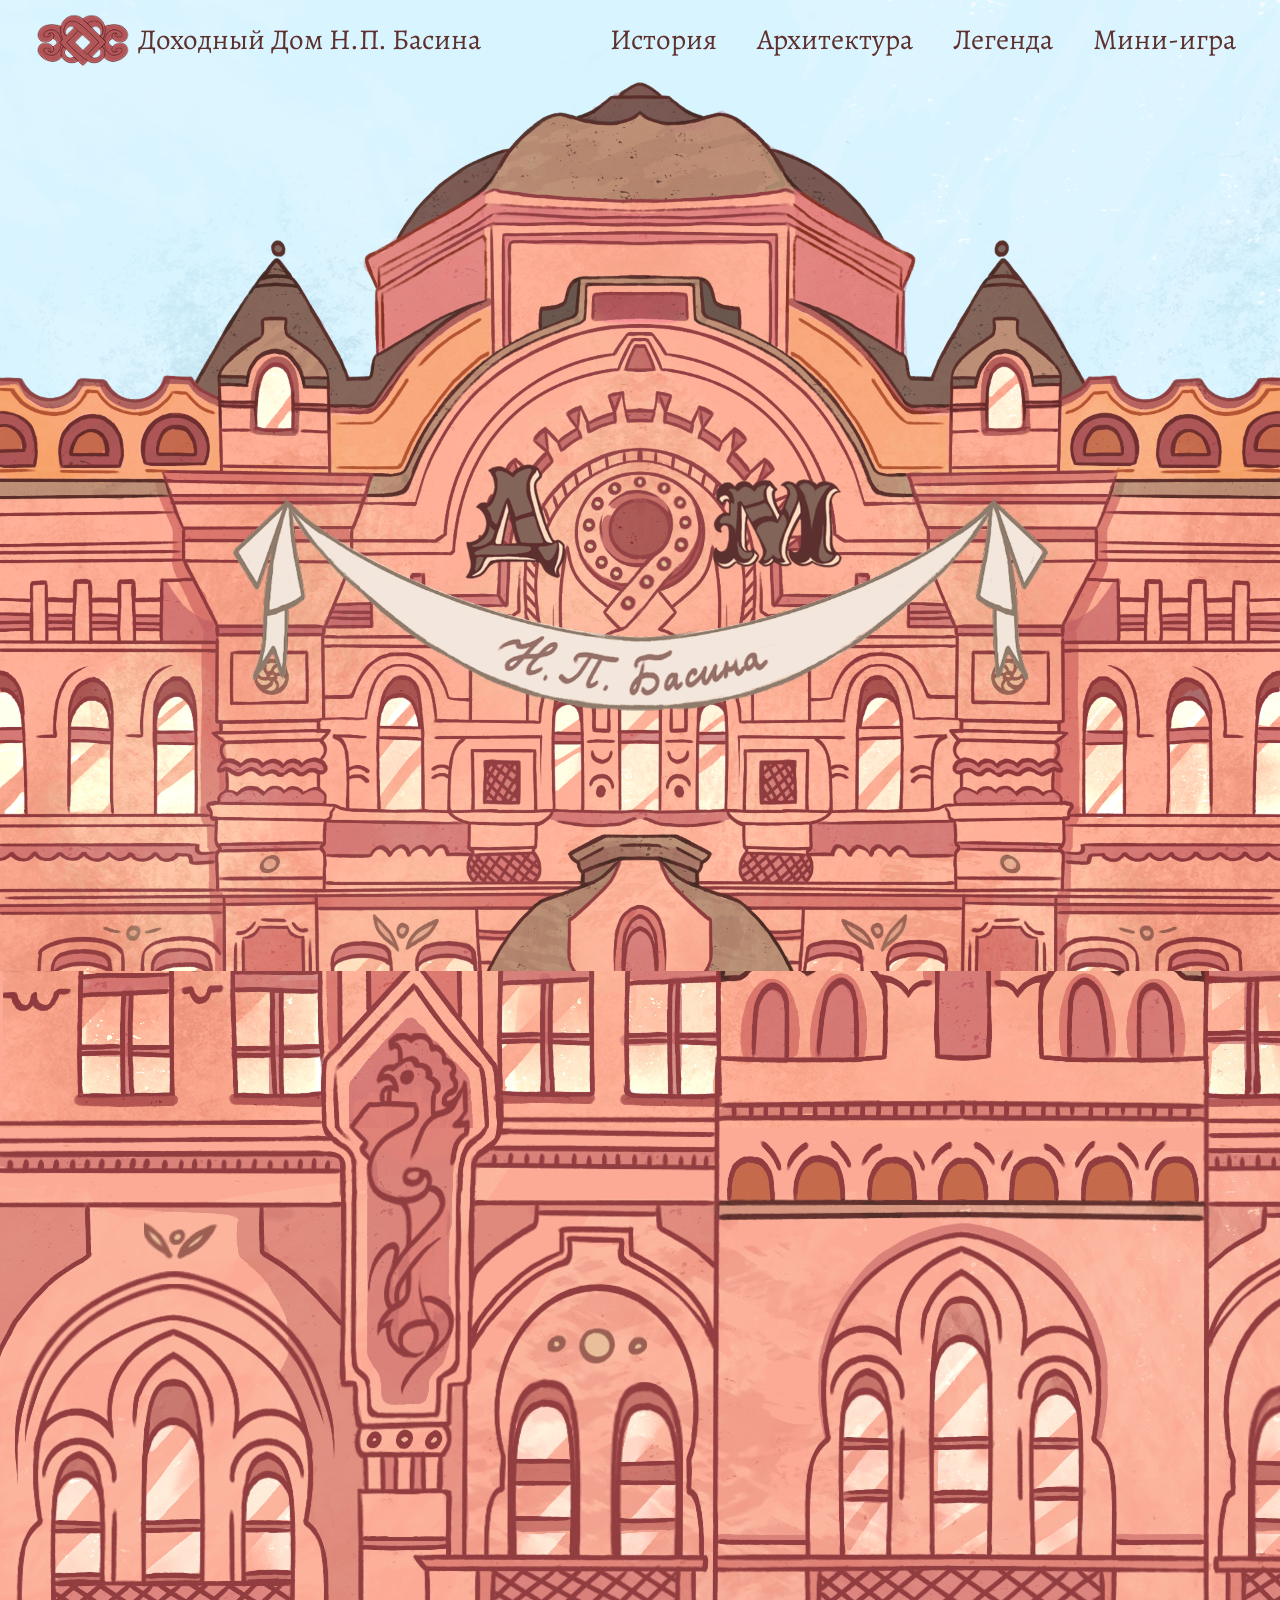
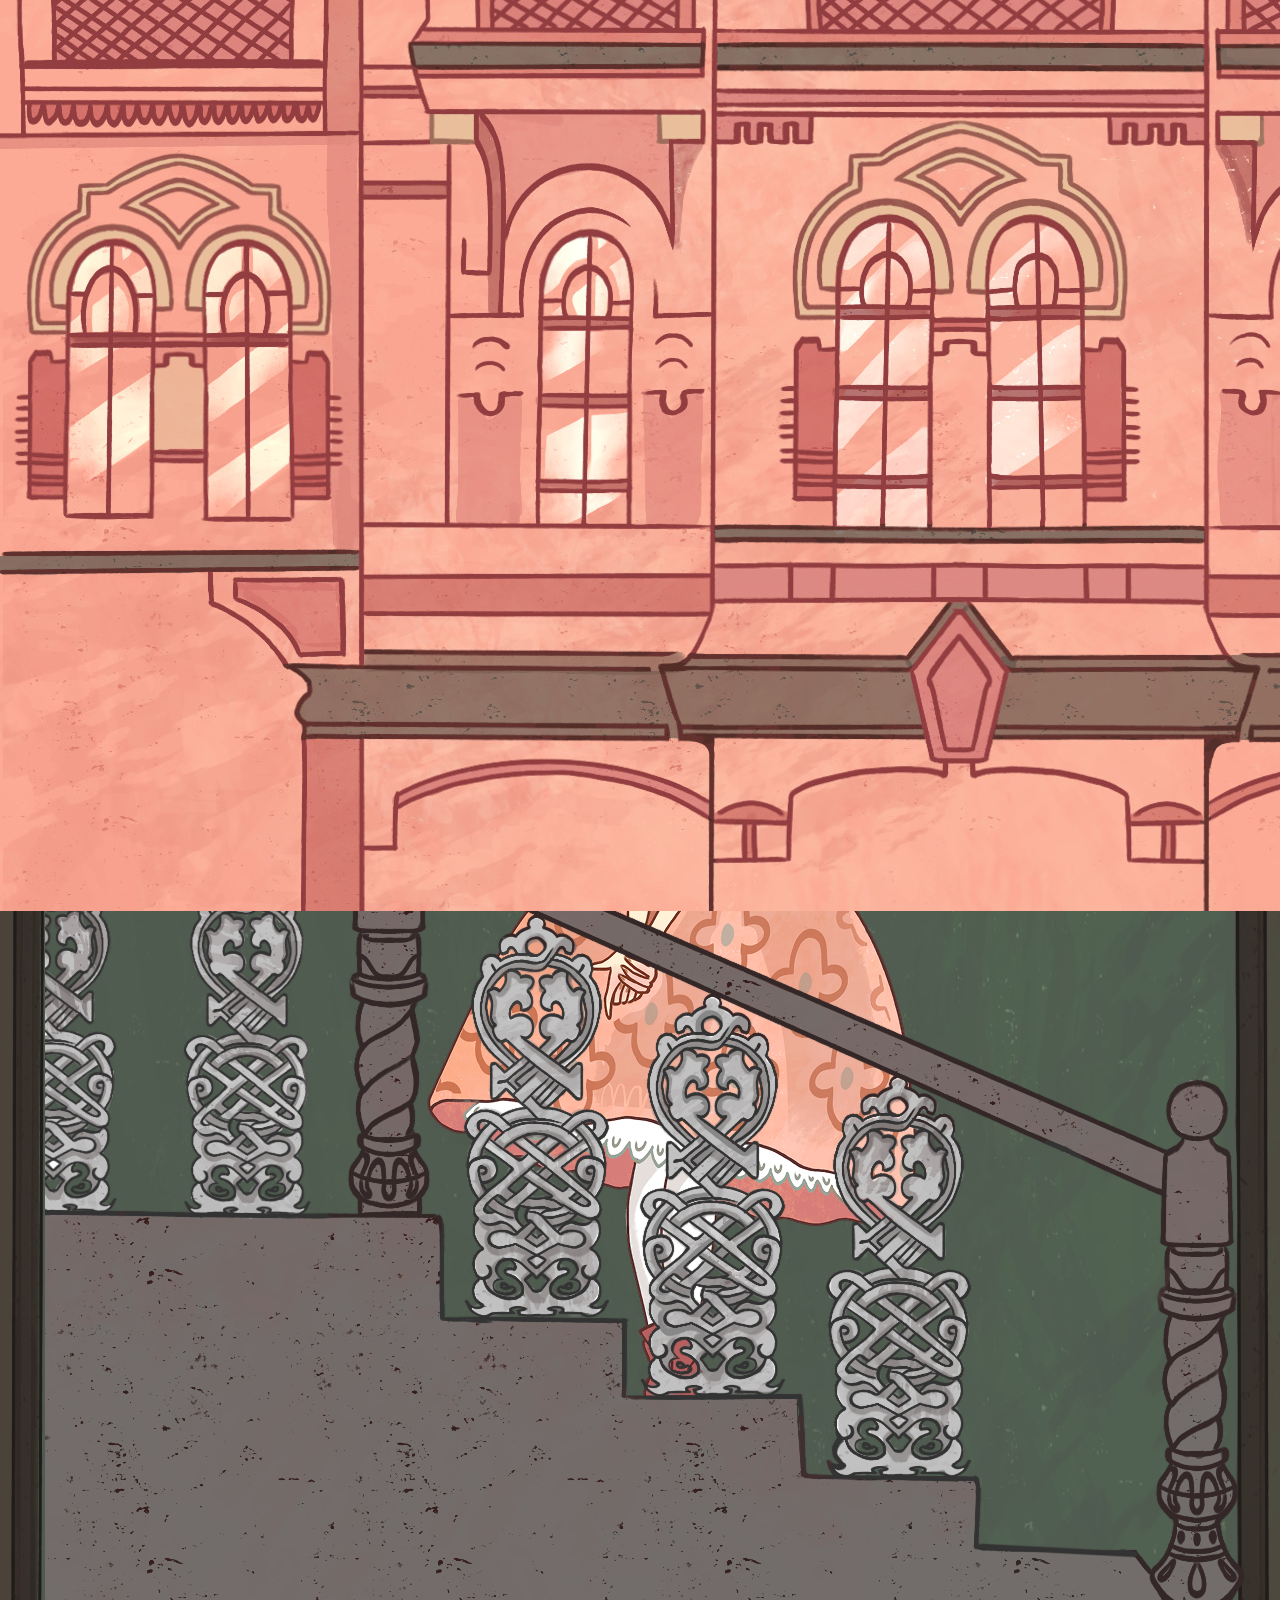
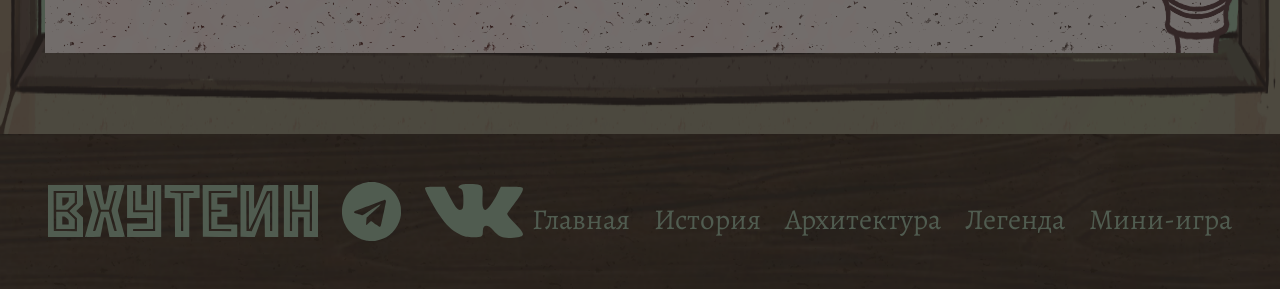
<file: index.html>
<!DOCTYPE html>
<html lang="en">
<head>
    <link href="https://cdn.jsdelivr.net/npm/bootstrap@5.3.2/dist/css/bootstrap.min.css" rel="stylesheet">
    <link rel="stylesheet" href="styles/main.css">
    <link rel="stylesheet" href="styles/index-page.css">
    <meta charset="UTF-8">
    <title>Доходный Дом Н.П. Басина</title>
</head>
<body>
<nav class="navbar navbar-expand-lg">
    <div class="container-fluid mx-4 d-flex align-items-center">
        <a class="navbar-brand d-flex align-items-center gap-2" href="#">
            <img src="images/logos/logo-red.png" alt="Logo" height="54" class="d-inline-block">
            <span>Доходный Дом Н.П. Басина</span>
        </a>
        <div>
            <button class="navbar-toggler" type="button" data-bs-toggle="collapse" data-bs-target="#navbarNav"
                    aria-controls="navbarNav" aria-expanded="false" aria-label="Toggle navigation">
                <span class="navbar-toggler-icon"></span>
            </button>
            <div class="collapse navbar-collapse" id="navbarNav">
                <ul class="navbar-nav gap-4">
                    <li class="nav-item">
                        <a class="nav-link" href="history.html">История</a>
                    </li>
                    <li class="nav-item">
                        <a class="nav-link" href="#">Архитектура</a>
                    </li>
                    <li class="nav-item">
                        <a class="nav-link" href="legend.html">Легенда</a>
                    </li>
                    <li class="nav-item">
                        <a class="nav-link" href="game.html">Мини-игра</a>
                    </li>
                </ul>
            </div>
        </div>
    </div>
</nav>
<!--TODO типограф-->
<main>
    <div class="house-section">
        <img src="images/elements/house1.png" alt="house">
        <div class="house d-flex">
            <img class="house-left" src="images/elements/Dom_niz_left.jpg" alt="">
            <img class="house-right" src="images/elements/Dom_niz_right.jpg" alt="">
        </div>
    </div>
    <section class="about-section">
        <h3 class="section-title">О ДОМЕ</h3>
        <p class="centered-text px-5">В 1879 году на площади Островского выросло необычное здание — розовое, как зефир,
            с башенками и резными наличниками. Поговаривали, что архитектор вдохновлялся при его строении русскими
            народными сказками. Его фасад похож на нежный рушник, расшитый бисером, а цвет придаёт
            ему сходство со сказочным кукольным домиком</p>
        <h3 class="section-title">ГАЛЕРЕЯ</h3>

        <div class="d-flex align-items-center gap-5" id="gallery">
            <img src="images/elements/gallery/1.png" alt=""/>
            <img src="images/elements/gallery/2.png" alt=""/>
            <img src="images/elements/gallery/3.png" alt=""/>
            <img src="images/elements/gallery/4.png" alt=""/>
        </div>
        <img class="girl-image" src="images/elements/girl.png" alt=""/>
    </section>
</main>

<footer class="container-fluid px-5 py-5 d-flex justify-content-between">
    <div class="d-flex align-items-center gap-4">
        <a href="#">
            <svg width="270" height="52" viewBox="0 0 270 52" fill="none" xmlns="http://www.w3.org/2000/svg">
                <path class="footer-svg" fill-rule="evenodd" clip-rule="evenodd"
                      d="M0 26.0002V51.9803H17.496H34.992V42.247V32.5137L31.6539 29.2569L28.3163 26.0002L31.6539 22.7435L34.992 19.4867V9.75343V0.0201122H17.496H0V26.0002ZM37.3144 0.753421C37.4358 1.15695 39.023 6.93501 40.8417 13.5939L44.1478 25.701L40.6495 38.3169C38.7249 45.2557 37.1511 51.1728 37.1516 51.4662C37.152 51.8823 38.8368 51.9744 44.8131 51.8852L52.4742 51.7708L54.2972 42.133C55.2999 36.8322 56.1293 32.4479 56.1401 32.3905C56.1509 32.3331 56.5138 32.2857 56.9467 32.2857C57.6124 32.2857 57.8811 33.0743 58.6941 37.4189C59.2224 40.2423 60.0631 44.6736 60.5625 47.2662L61.4701 51.9803H69.1831C73.4253 51.9803 76.896 51.8931 76.896 51.7867C76.896 51.6803 75.3244 45.976 73.4037 39.1109C71.4826 32.2459 69.908 26.2516 69.9045 25.7907C69.9006 25.3298 71.375 19.5676 73.1808 12.9854C74.9866 6.40367 76.464 0.789458 76.464 0.509543C76.464 0.125289 74.5909 0.0289108 68.815 0.115232L61.166 0.229629L60.8701 1.69625C60.7077 2.50289 59.9391 6.79254 59.1624 11.2293C57.9329 18.251 57.6482 19.2957 56.9631 19.2957C56.0403 19.2957 56.1337 19.643 54.4277 9.86741C53.7037 5.71897 53.0042 1.80645 52.8733 1.17246L52.6353 0.0201122H44.8645C37.6678 0.0201122 37.1101 0.0741675 37.3144 0.753421ZM79.056 16.5719V33.1238H88.992H98.928V35.8475V38.5712H88.992H79.056V45.2758V51.9803H96.12H113.184V26.0002V0.0201122H106.056H98.928V9.86741V19.7147H96.12H93.312V9.86741V0.0201122H86.184H79.056V16.5719ZM116.64 6.50173V12.9838L121.716 13.1015L126.792 13.2197L126.904 32.6L127.017 51.9803H134.14H141.264V32.4952V13.0102H146.448H151.632V6.51514V0.0201122H134.136H116.64V6.50173ZM154.761 25.8955L154.872 51.7708L172.044 51.8802L189.216 51.9899V45.6994V39.4093H179.28H169.344V35.638V31.8667H174.312H179.28V25.5812V19.2957H174.312H169.344V15.9434V12.5911H179.28H189.216V6.30562V0.0201122H171.933H154.65L154.761 25.8955ZM192.488 25.8955L192.521 51.7708L199.659 51.8852L206.796 52L211.108 40.1522C214.02 32.1504 215.619 28.3049 216.034 28.3049C216.547 28.3049 216.667 30.2408 216.763 40.1426L216.877 51.9803H223.567H230.256V25.9902V0L223.055 0.114813L215.853 0.229629L211.657 11.7531C208.713 19.84 207.253 23.3167 206.763 23.4118C206.132 23.5342 206.064 22.3957 206.064 11.7836V0.0201122H199.26H192.456L192.488 25.8955ZM235.872 26.0002V51.9803H243H250.128V42.133V32.2857H252.936H255.744V42.133V51.9803H262.872H270V26.0002V0.0201122H262.872H255.744V9.65789V19.2957H252.936H250.128V9.65789V0.0201122H243H235.872V26.0002ZM28.944 12.2685V18.6504L25.1731 22.3253L21.4021 26.0002L25.1731 29.6751L28.944 33.3501V39.7387V46.1277L17.388 46.0158L5.832 45.9043L5.71968 25.8955L5.60779 5.88659H17.2757H28.944V12.2685ZM50.3228 15.4196L52.9096 24.7431H56.8987H60.8878L61.5272 22.5432C62.907 17.7951 66.096 6.32615 66.096 6.11245C66.096 5.98841 66.6922 5.88659 67.4209 5.88659C68.4793 5.88659 68.7018 6.0345 68.5256 6.61989C67.1898 11.0541 63.504 25.1948 63.504 25.8833C63.504 26.3769 64.6704 30.9553 66.096 36.057C67.5216 41.1588 68.688 45.5087 68.688 45.7233C68.688 45.9383 68.1506 46.1138 67.4939 46.1138C66.3124 46.1138 66.2774 46.0346 64.2242 38.676C63.0828 34.5854 61.8568 30.248 61.5 29.0382L60.8507 26.8383L56.8853 26.84L52.92 26.8416L50.8036 34.4873C47.3774 46.866 47.6721 46.1138 46.2482 46.1138H45.0101L45.6447 43.7044C45.9937 42.3794 47.2539 37.8258 48.4453 33.5856L50.611 25.8766L47.9853 16.349C46.5415 11.109 45.36 6.59894 45.36 6.32615C45.36 6.03325 45.8447 5.88491 46.548 5.96369C47.714 6.09359 47.7844 6.27 50.3228 15.4196ZM87.264 15.5244V25.1621H96.12H104.976V15.5244V5.88659H106.056H107.136V26.0002V46.1138H96.12H85.104V45.0662V44.0187H95.04H104.976V35.638V27.2573H95.04H85.104V16.5719V5.88659H86.184H87.264V15.5244ZM145.584 6.93417V7.98175H140.4H135.216V27.0478V46.1138H134.136C133.306 46.1138 133.054 45.8955 133.05 45.171C133.046 44.6522 132.997 36.1199 132.942 26.2097L132.84 8.19127L127.656 7.98175C122.685 7.78062 122.466 7.73369 122.334 6.82941L122.196 5.88659H133.89H145.584V6.93417ZM183.168 6.93417V7.98175H173.232H163.296V16.3624V24.7431H168.51C173.67 24.7431 173.723 24.7527 173.586 25.6859C173.453 26.5948 173.265 26.6329 168.372 26.7469L163.296 26.8647V35.4419V44.0187H173.232H183.168V45.0734V46.1281L172.044 46.0162L160.92 45.9043L160.808 25.8955L160.696 5.88659H171.932H183.168V6.93417ZM200.88 24.9832C200.88 42.4796 200.94 44.0689 201.59 43.9445C202.075 43.8523 204.939 37.8191 210.606 24.9526L218.911 6.0961L221.559 5.97123L224.208 5.84678V25.9801V46.1138H223.128H222.048V27.0478C222.048 9.11021 222.003 7.98175 221.286 7.98175C220.692 7.98175 218.665 12.1968 212.106 27.0646L203.688 46.1474L201.096 46.0258L198.504 45.9043L198.392 25.8955L198.28 5.88659H199.58H200.88V24.9832ZM244.18 15.2101L244.296 24.5336L253.044 24.6471L261.792 24.7603V15.3236V5.88659H262.872H263.952V26.0002V46.1138H262.872H261.792V36.4761V26.8383H252.936H244.08V36.4761V46.1138H243H241.92V26.0002V5.88659H242.992H244.064L244.18 15.2101ZM8.208 16.3624V24.7431H13.7074H19.2067L22.9954 21.0854L26.784 17.4276V12.7047V7.98175H17.496H8.208V16.3624ZM20.736 14.5673C20.736 16.3595 20.5468 16.7295 18.7004 18.5481C17.2359 19.99 16.3266 20.5528 15.4604 20.5528H14.256V16.5719V12.5911H17.496H20.736V14.5673ZM8.208 35.4285V44.0187H17.496H26.784V39.1457V34.2728L23.0338 30.5555L19.2836 26.8383H13.7458H8.208V35.4285ZM18.8836 33.2109C20.6029 34.8477 20.736 35.1335 20.736 37.1918V39.4093H17.496H14.256V35.4285V31.4477H15.6436C16.6925 31.4477 17.4835 31.878 18.8836 33.2109Z"
                      fill="#505C50"/>
            </svg>
        </a>
        <a href="#">
            <svg width="59" height="59" viewBox="0 0 59 59" fill="none" xmlns="http://www.w3.org/2000/svg">
                <path class="footer-svg" fill-rule="evenodd" clip-rule="evenodd"
                      d="M25.4358 0.157098C22.1748 0.647005 19.2283 1.58454 16.1743 3.10401C13.2845 4.54183 11.1612 6.02181 9.05173 8.06845C4.25227 12.725 1.10725 18.9332 0.171836 25.5968C-0.0577242 27.2326 -0.0571664 31.7515 0.17284 33.3902C0.626717 36.624 1.64078 39.8576 3.14407 42.8651C3.86488 44.3074 4.12176 44.7501 5.05941 46.1662C6.22149 47.9214 6.61346 48.408 8.14632 49.9985C12.479 54.4943 18.1391 57.466 24.7666 58.7249C26.0445 58.9677 31.6478 59.0745 33.0767 58.8833C38.3356 58.1799 43.4117 56.1169 47.5478 53.0019C51.7995 49.8 55.2682 45.0808 57.2044 39.8639C58.0416 37.6081 58.6131 35.3539 58.9009 33.1711C59.0937 31.7089 58.986 25.8933 58.7431 24.6556C57.8227 19.9643 56.5401 16.8352 53.8892 12.8141C51.9226 9.83097 50.0647 7.86655 47.203 5.74496C43.3347 2.87702 38.7099 0.961563 33.8376 0.209524C32.6544 0.0269248 31.8874 -0.00899274 29.3957 0.0017156C27.5917 0.00941223 26.0037 0.071766 25.4358 0.157098ZM43.5193 18.2667C44.1784 18.9259 44.1831 18.8781 42.8367 25.1399C42.2886 27.6885 41.3618 32.0273 40.9543 33.952C38.8583 43.8515 38.7974 44.0962 38.3374 44.4779C38.0236 44.7385 37.4303 44.7527 36.8878 44.5127C36.605 44.3876 35.5062 43.6396 34.4462 42.8503C30.2928 39.758 29.1405 38.9157 29.0629 38.9157C29.0187 38.9157 28.1201 39.7364 27.0661 40.7393C25.1784 42.5357 24.969 42.7059 24.3664 42.935L24.0628 43.0505L24.1411 41.7918C24.1842 41.0996 24.3072 39.41 24.4146 38.0373L24.6099 35.5415L24.995 35.2022C25.2068 35.0154 25.8521 34.4319 26.4291 33.9054C27.0061 33.3788 27.5337 32.8979 27.6015 32.8365C30.2083 30.4772 30.4333 30.2716 32.1861 28.6462C32.6778 28.1901 33.8797 27.0891 34.8569 26.1996C35.8341 25.31 36.9552 24.2822 37.3483 23.9155C37.7414 23.5488 38.1582 23.182 38.2748 23.1005C38.3913 23.0189 38.4866 22.8295 38.4866 22.6795C38.4866 22.4501 38.4329 22.407 38.1464 22.407C37.7592 22.407 37.4033 22.575 36.3697 23.2459C35.9696 23.5055 34.7387 24.2837 33.6344 24.9751C32.5301 25.6666 31.2501 26.4702 30.79 26.7609C30.3299 27.0516 28.9746 27.9046 27.7783 28.6568C26.582 29.4088 25.3522 30.1859 25.0454 30.3834C23.0817 31.6484 20.4547 33.2633 20.3605 33.2632C20.2401 33.2632 13.328 31.1743 12.7754 30.9709C12.0282 30.6958 11.8587 30.2661 12.2841 29.7252C12.6066 29.3153 12.9289 29.1663 16.2932 27.8741C19.1885 26.7621 21.3178 25.9388 24.0973 24.8567C24.8642 24.5582 26.8218 23.8057 28.4476 23.1846C31.2988 22.0955 33.3066 21.3206 36.2557 20.1712C37.3388 19.7491 41.0911 18.3163 42.1676 17.9139C42.6676 17.7269 43.0896 17.8371 43.5193 18.2667Z"
                      fill="#505C50"/>
            </svg>
        </a>
        <a href="#">
            <svg width="98" height="54" viewBox="0 0 98 54" fill="none" xmlns="http://www.w3.org/2000/svg">
                <path class="footer-svg" fill-rule="evenodd" clip-rule="evenodd"
                      d="M38.0121 0.264353C33.8881 0.958905 31.9451 3.40141 34.817 4.28013C37.69 5.15884 38.4804 7.87811 38.3952 16.5958C38.3155 24.6789 37.8669 25.8881 34.9404 25.8881C32.4123 25.8881 29.9431 22.5795 24.1381 11.4182L19.6244 2.73633H9.81221C1.91245 2.73633 0 3.0373 0 4.28118C0 6.37852 9.44871 23.9749 14.4984 31.2835C21.4081 41.2808 26.9751 46.6194 34.0453 50.0248C39.6603 52.7304 42.0072 53.2492 48.6331 53.2492C57.1485 53.2492 57.8537 52.7756 57.8537 47.0593C57.8537 40.361 62.8357 40.0001 68.1986 46.311C74.0658 53.2134 78.0348 54.6615 88.6089 53.7585C101.104 52.6925 101.117 50.9919 88.7257 38.2721C84.6421 34.0796 81.9219 30.429 82.257 29.5871C82.5747 28.7894 85.4903 24.6705 88.7367 20.4348C95.8243 11.1867 98.6045 6.21751 97.8099 4.22014C97.3568 3.0836 94.7196 2.73633 86.5262 2.73633H75.8331L72.375 9.8397C68.2401 18.3343 62.6326 25.8881 60.4615 25.8881C57.9399 25.8881 57.0252 21.7502 57.5502 12.7337C58.1954 1.66714 57.3319 0.529547 47.964 0.0970308C44.0976 -0.0818689 39.6189 -0.0061012 38.0121 0.264353Z"
                      fill="#505C50"/>
            </svg>
        </a>
    </div>
    <div class="d-flex align-items-end gap-4">
        <a href="#">Главная</a>
        <a href="#">История</a>
        <a href="#">Архитектура</a>
        <a href="#">Легенда</a>
        <a href="#">Мини-игра</a>
    </div>
</footer>

<script src="js/scroll.js"></script>
</body>
</html>
</file>
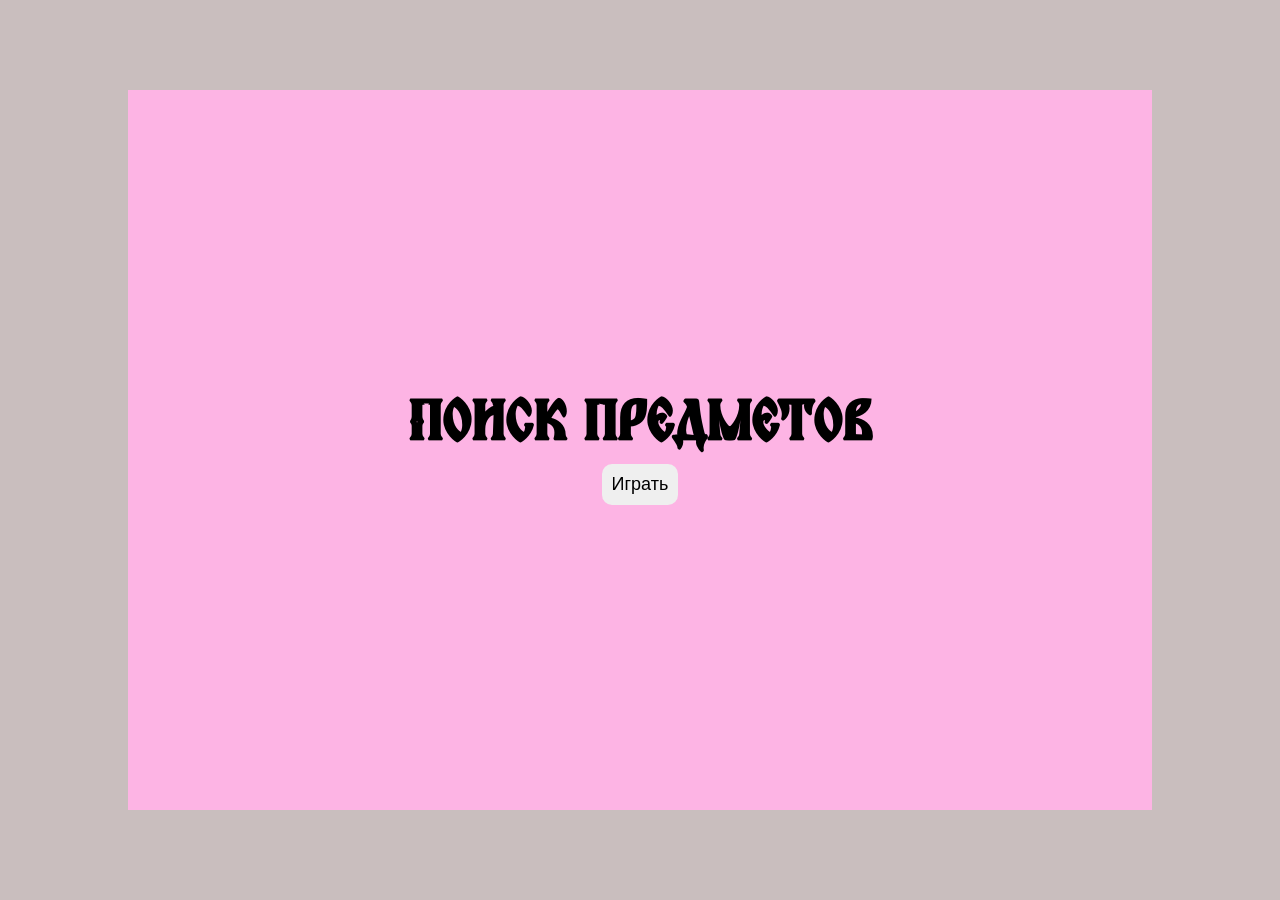
<file: game.html>
<!DOCTYPE html>
<html lang="en">
<head>
    <meta charset="UTF-8">
    <link rel="stylesheet" href="styles/main.css">
    <link rel="stylesheet" href="styles/game.css">
    <title>cool game</title>
</head>
<body>
<!--TODO рефактор: вынести в отдельный класс экраны-->
    <div id="game-wrapper">
        <div id="game-container">
            <div id="menu">
                <h1>Поиск предметов</h1>
                <button id="menu-button">Играть</button>
            </div>
            <div id="tutorial" style="display: none">
                <h1>Инструкция</h1>
                <button id="next-button">Дальше</button>
            </div>
            <div id="playing" style="display: none">
                <button id="pause-button">Пауза</button>
                <div id="game-field"></div>
                <div id="items-bar"></div>
            </div>
            <div id="paused" style="display: none">
                <div id="paused-modal">
                    <h1>Пауза</h1>
                    <button id="back-to-game-button">Обратно к игре</button>
                    <button class="restart-button">Заново</button>
                </div>
            </div>
            <div id="win" style="display: none">
                <h1>Победа!</h1>
                <button class="restart-button">Заново</button>
                <button id="back-to-menu-button">В меню</button>
            </div>
        </div>
    </div>


    <script src="js/game.js"></script>
</body>
</html>
</file>
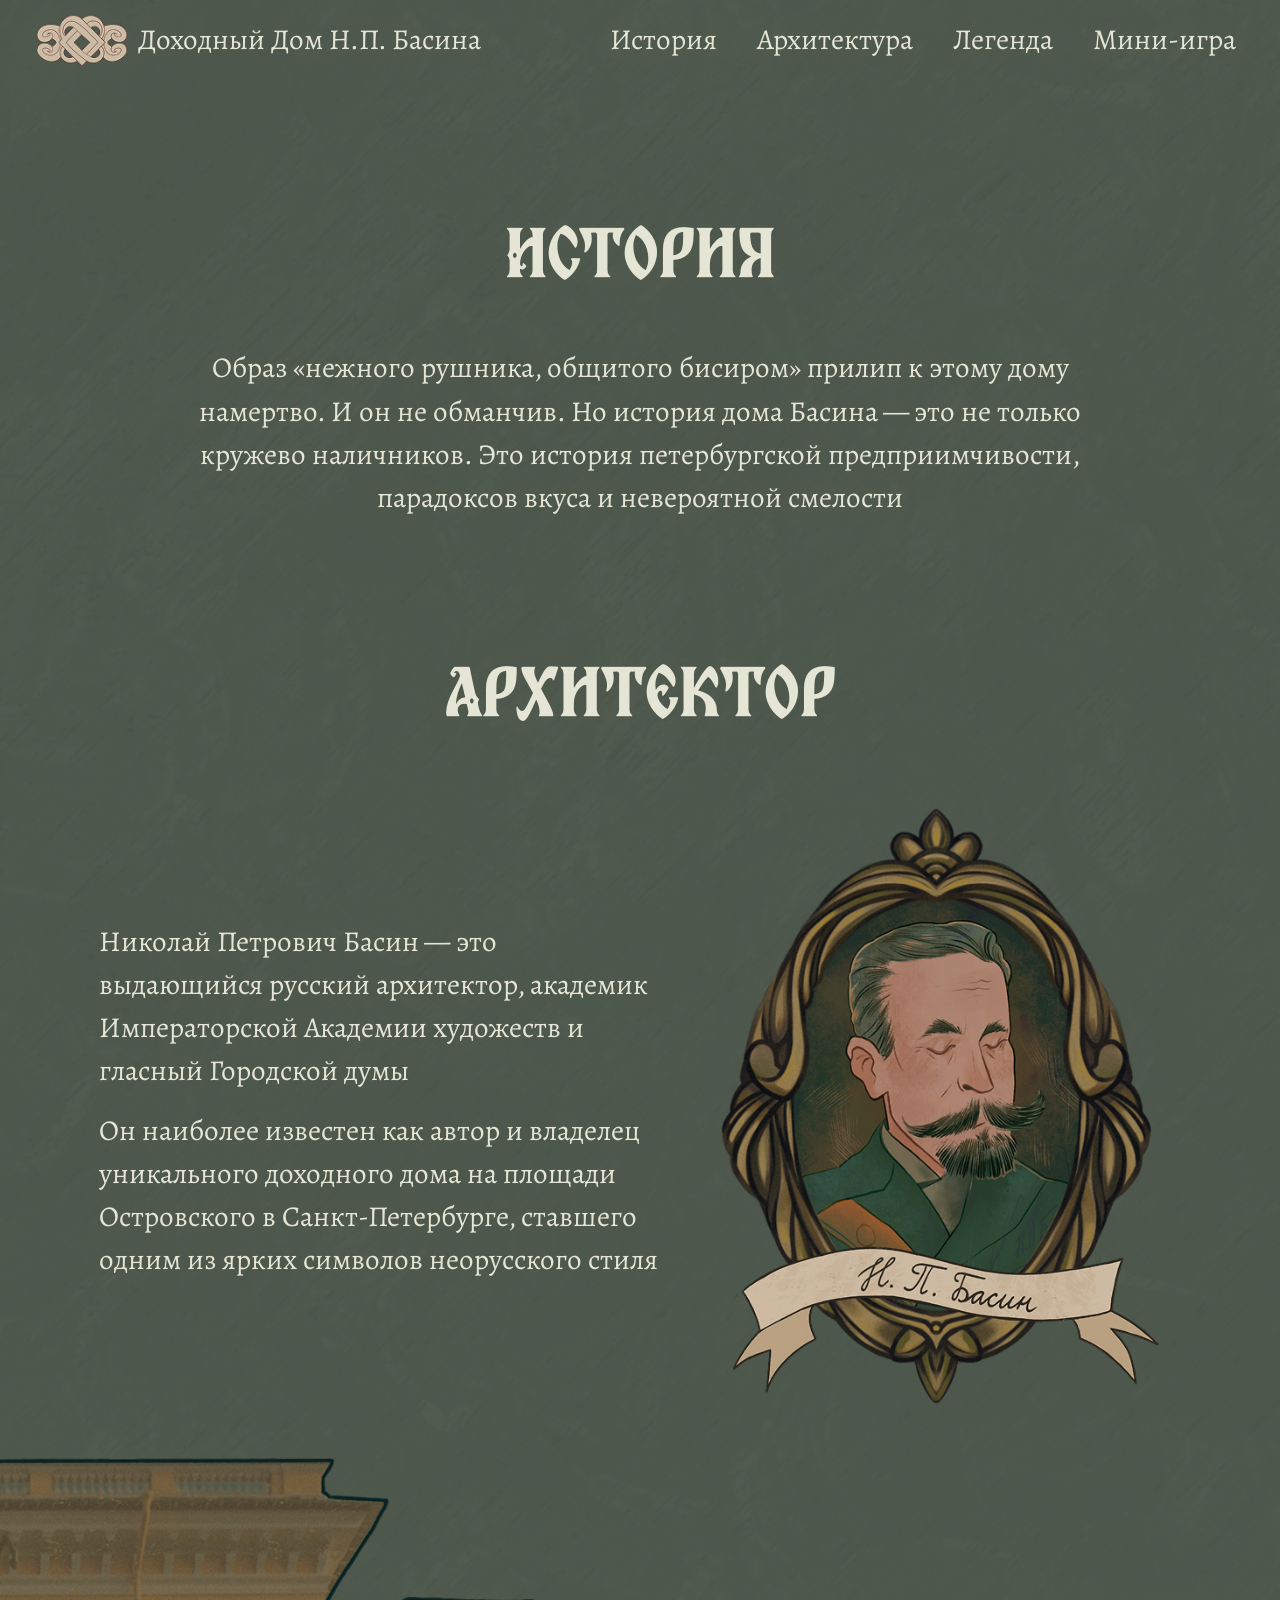
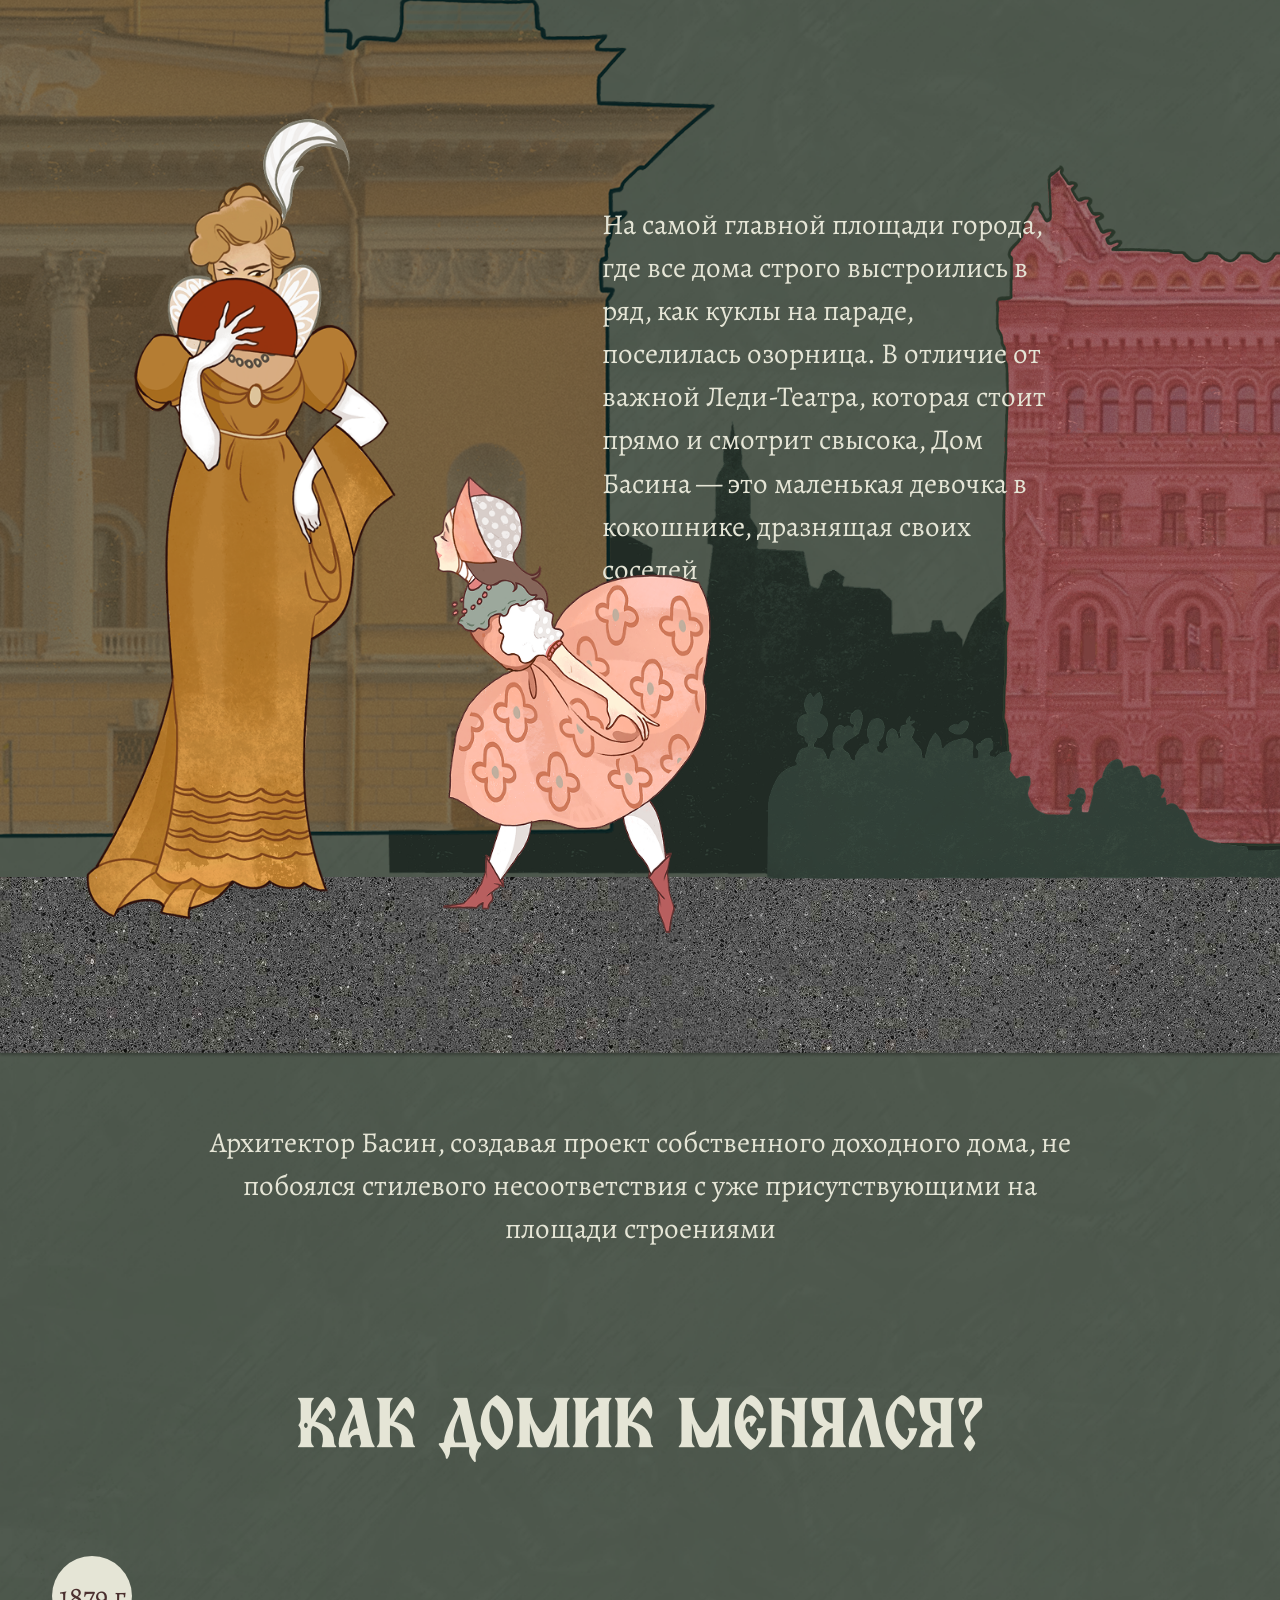
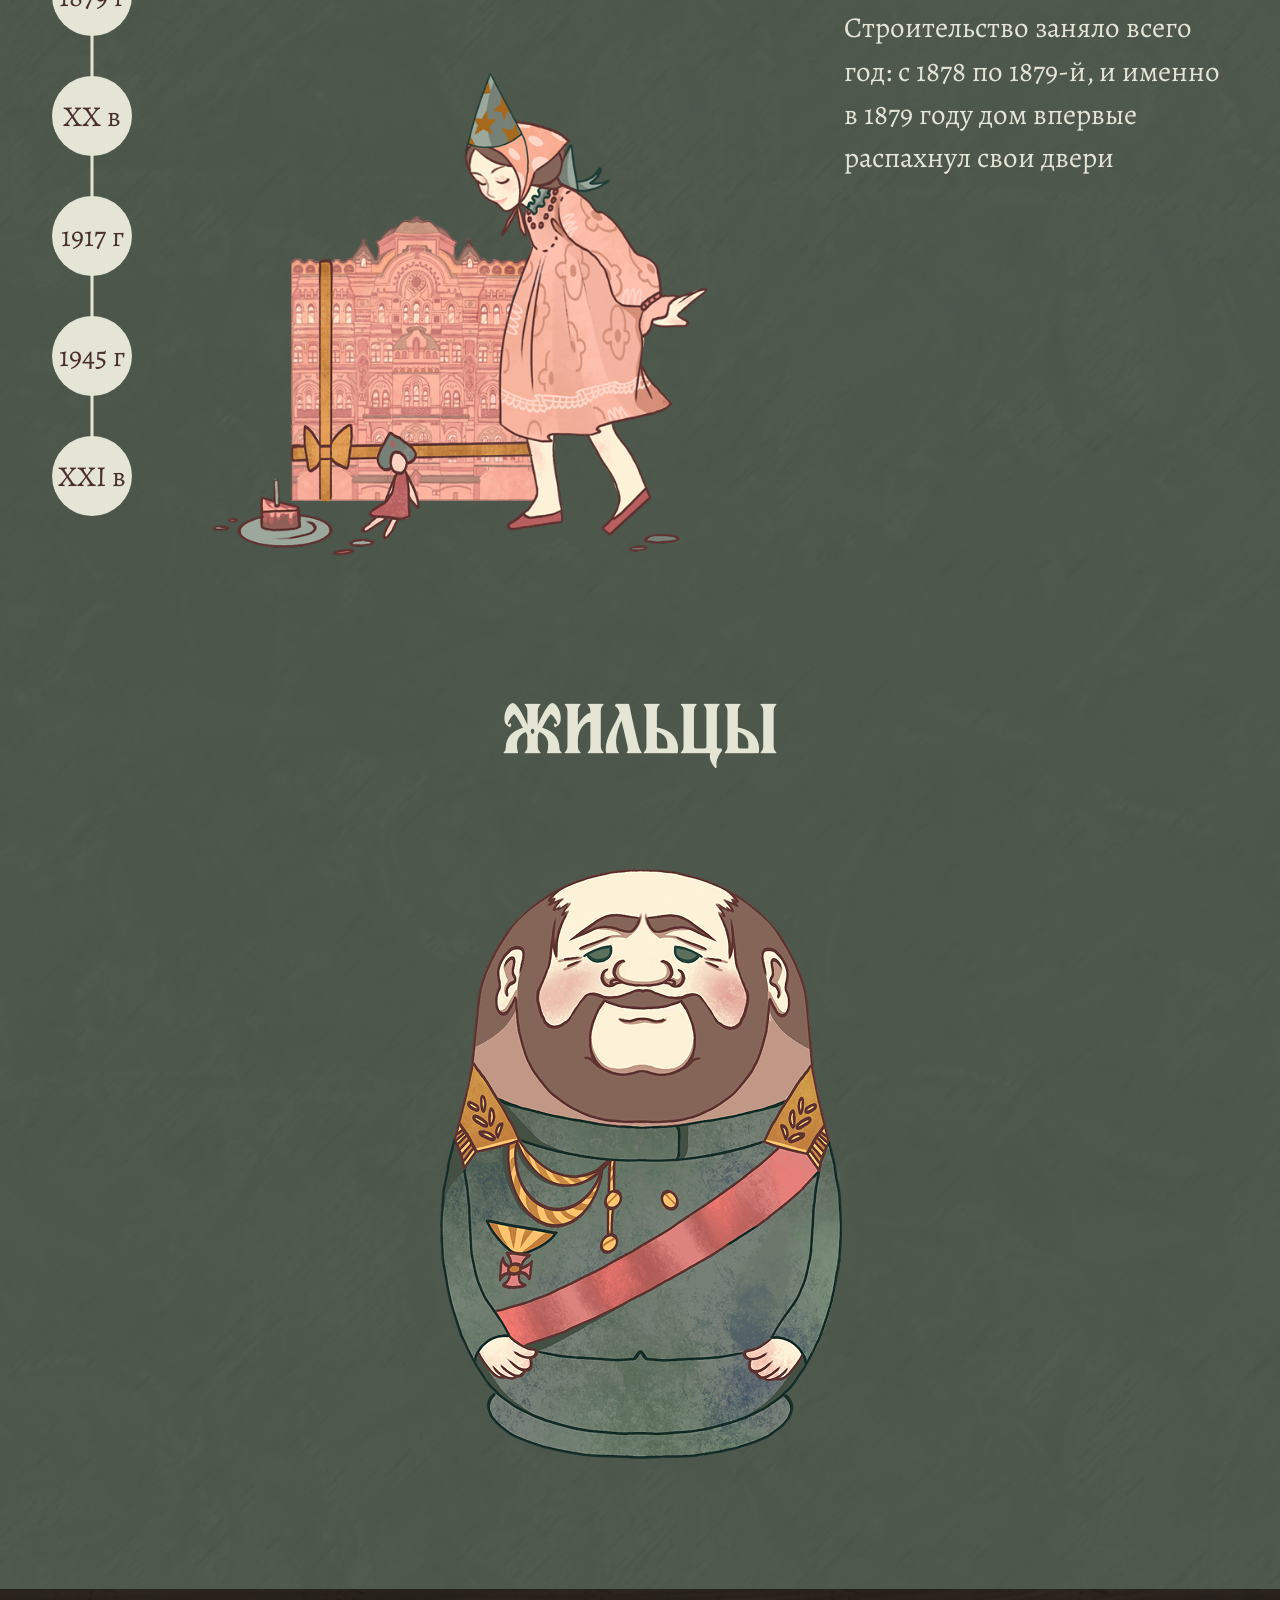
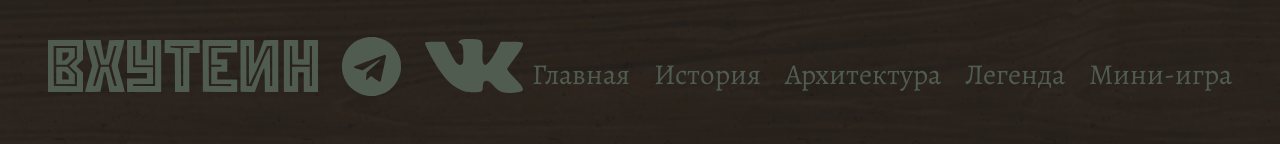
<file: history.html>
<!DOCTYPE html>
<html lang="en">
<head>
    <meta charset="UTF-8">
    <link href="https://cdn.jsdelivr.net/npm/bootstrap@5.3.2/dist/css/bootstrap.min.css" rel="stylesheet">
    <link rel="stylesheet" href="styles/main.css">
    <link rel="stylesheet" href="styles/history-page.css">
    <title>Доходный Дом Н.П. Басина</title>
</head>
<body>
<nav class="navbar navbar-expand-lg">
    <div class="container-fluid mx-4 d-flex align-items-center">
        <a class="navbar-brand d-flex align-items-center gap-2" href="index.html">
            <img src="images/logos/logo-light.png" alt="Logo" height="54" class="d-inline-block">
            <span>Доходный Дом Н.П. Басина</span>
        </a>
        <div>
            <button class="navbar-toggler" type="button" data-bs-toggle="collapse" data-bs-target="#navbarNav"
                    aria-controls="navbarNav" aria-expanded="false" aria-label="Toggle navigation">
                <span class="navbar-toggler-icon"></span>
            </button>
            <div class="collapse navbar-collapse" id="navbarNav">
                <ul class="navbar-nav gap-4">
                    <li class="nav-item">
                        <a class="nav-link" href="history.html">История</a>
                    </li>
                    <li class="nav-item">
                        <a class="nav-link" href="#">Архитектура</a>
                    </li>
                    <li class="nav-item">
                        <a class="nav-link" href="legend.html">Легенда</a>
                    </li>
                    <li class="nav-item">
                        <a class="nav-link" href="game.html">Мини-игра</a>
                    </li>
                </ul>
            </div>
        </div>
    </div>
</nav>
<main>
    <section id="history">
        <h3 class="section-title">История</h3>
        <p class="centered-text" style="padding: 0 15vw">Образ «нежного рушника, общитого бисиром»  прилип к этому дому намертво. И он не обманчив.
            Но история дома Басина — это не только кружево наличников. Это история петербургской предприимчивости, парадоксов вкуса и невероятной смелости</p>
    </section>
    <section id="architect">
        <h3 class="section-title">Архитектор</h3>
        <div class="container-fluid d-flex align-items-center justify-content-evenly architect-container">
            <div class="text d-flex flex-column gap-3">
                <p>Николай Петрович Басин  — это выдающийся русский архитектор, академик Императорской Академии художеств
                    и гласный Городской думы</p>
                <p>Он наиболее известен как автор и владелец уникального доходного дома на площади Островского в Санкт-Петербурге, ставшего одним из ярких символов неорусского стиля</p>
            </div>
            <img src="images/elements/basin.webp" alt=""/>
        </div>
        <div id="street">
            <div class="d-flex align-items-end justify-content-between houses">
                <img id="yellow-house" class="house-img" src="images/elements/street/yellow.png" alt="">
                <img id="pink-house" class="house-img" src="images/elements/street/pink.png" alt="">
            </div>
            <p>
                На самой главной площади города, где все дома строго выстроились в ряд,
                как куклы на параде, поселилась озорница.
                В отличие от важной Леди-Театра, которая стоит прямо и смотрит свысока,
                Дом Басина — это маленькая девочка
                в кокошнике, дразнящая своих соседей

            </p>

            <img id="lady" src="images/elements/street/lady.png" alt="">
            <img id="girl" src="images/elements/street/girl.png" alt="">

            <img id="city" src="images/elements/street/city.png" alt="">
            <img id="floor" src="images/elements/street/ground.png" alt="">
        </div>
    </section>
    <section id="how-house-changed">
        <p class="centered-text" style="padding: 0 15vw">Архитектор Басин, создавая проект собственного доходного дома, не побоялся стилевого несоответствия с уже присутствующими на площади строениями</p>
        <h3 class="section-title">Как домик менялся?</h3>
        <div class="d-flex align-items-start justify-content-evenly gap-5">
            <div class="d-flex align-items-end justify-content-between gap-5">
                <div class="timeline">
                    <button class="circle">1879 г</button>
                    <button class="circle has-line">ХХ в</button>
                    <button class="circle has-line">1917 г</button>
                    <button class="circle has-line">1945 г</button>
                    <button class="circle">XXI в</button>
                </div>
                <img class="girl-domik" src="images/elements/girl-domik/girl-preview.png" alt=""/>
            </div>
            <p style="position: relative; width: 30vw; padding-top: 10vh">
                Строительство заняло всего год:
                с 1878 по 1879-й, и именно в 1879 году дом впервые распахнул свои двери
            </p>
        </div>
    </section>
    <section id="residents">
        <h3 class="section-title">Жильцы</h3>
        <div class="container d-flex align-items-center justify-content-center matryoshka-container">
            <img src="images/elements/matryoshka/matryoshka_big.png" alt="" class="matryoshka big">
        </div>

    </section>


</main>
<footer class="container-fluid px-5 py-5 d-flex justify-content-between">
    <div class="d-flex align-items-center gap-4">
        <a href="#">
            <svg width="270" height="52" viewBox="0 0 270 52" fill="none" xmlns="http://www.w3.org/2000/svg">
                <path class="footer-svg" fill-rule="evenodd" clip-rule="evenodd"
                      d="M0 26.0002V51.9803H17.496H34.992V42.247V32.5137L31.6539 29.2569L28.3163 26.0002L31.6539 22.7435L34.992 19.4867V9.75343V0.0201122H17.496H0V26.0002ZM37.3144 0.753421C37.4358 1.15695 39.023 6.93501 40.8417 13.5939L44.1478 25.701L40.6495 38.3169C38.7249 45.2557 37.1511 51.1728 37.1516 51.4662C37.152 51.8823 38.8368 51.9744 44.8131 51.8852L52.4742 51.7708L54.2972 42.133C55.2999 36.8322 56.1293 32.4479 56.1401 32.3905C56.1509 32.3331 56.5138 32.2857 56.9467 32.2857C57.6124 32.2857 57.8811 33.0743 58.6941 37.4189C59.2224 40.2423 60.0631 44.6736 60.5625 47.2662L61.4701 51.9803H69.1831C73.4253 51.9803 76.896 51.8931 76.896 51.7867C76.896 51.6803 75.3244 45.976 73.4037 39.1109C71.4826 32.2459 69.908 26.2516 69.9045 25.7907C69.9006 25.3298 71.375 19.5676 73.1808 12.9854C74.9866 6.40367 76.464 0.789458 76.464 0.509543C76.464 0.125289 74.5909 0.0289108 68.815 0.115232L61.166 0.229629L60.8701 1.69625C60.7077 2.50289 59.9391 6.79254 59.1624 11.2293C57.9329 18.251 57.6482 19.2957 56.9631 19.2957C56.0403 19.2957 56.1337 19.643 54.4277 9.86741C53.7037 5.71897 53.0042 1.80645 52.8733 1.17246L52.6353 0.0201122H44.8645C37.6678 0.0201122 37.1101 0.0741675 37.3144 0.753421ZM79.056 16.5719V33.1238H88.992H98.928V35.8475V38.5712H88.992H79.056V45.2758V51.9803H96.12H113.184V26.0002V0.0201122H106.056H98.928V9.86741V19.7147H96.12H93.312V9.86741V0.0201122H86.184H79.056V16.5719ZM116.64 6.50173V12.9838L121.716 13.1015L126.792 13.2197L126.904 32.6L127.017 51.9803H134.14H141.264V32.4952V13.0102H146.448H151.632V6.51514V0.0201122H134.136H116.64V6.50173ZM154.761 25.8955L154.872 51.7708L172.044 51.8802L189.216 51.9899V45.6994V39.4093H179.28H169.344V35.638V31.8667H174.312H179.28V25.5812V19.2957H174.312H169.344V15.9434V12.5911H179.28H189.216V6.30562V0.0201122H171.933H154.65L154.761 25.8955ZM192.488 25.8955L192.521 51.7708L199.659 51.8852L206.796 52L211.108 40.1522C214.02 32.1504 215.619 28.3049 216.034 28.3049C216.547 28.3049 216.667 30.2408 216.763 40.1426L216.877 51.9803H223.567H230.256V25.9902V0L223.055 0.114813L215.853 0.229629L211.657 11.7531C208.713 19.84 207.253 23.3167 206.763 23.4118C206.132 23.5342 206.064 22.3957 206.064 11.7836V0.0201122H199.26H192.456L192.488 25.8955ZM235.872 26.0002V51.9803H243H250.128V42.133V32.2857H252.936H255.744V42.133V51.9803H262.872H270V26.0002V0.0201122H262.872H255.744V9.65789V19.2957H252.936H250.128V9.65789V0.0201122H243H235.872V26.0002ZM28.944 12.2685V18.6504L25.1731 22.3253L21.4021 26.0002L25.1731 29.6751L28.944 33.3501V39.7387V46.1277L17.388 46.0158L5.832 45.9043L5.71968 25.8955L5.60779 5.88659H17.2757H28.944V12.2685ZM50.3228 15.4196L52.9096 24.7431H56.8987H60.8878L61.5272 22.5432C62.907 17.7951 66.096 6.32615 66.096 6.11245C66.096 5.98841 66.6922 5.88659 67.4209 5.88659C68.4793 5.88659 68.7018 6.0345 68.5256 6.61989C67.1898 11.0541 63.504 25.1948 63.504 25.8833C63.504 26.3769 64.6704 30.9553 66.096 36.057C67.5216 41.1588 68.688 45.5087 68.688 45.7233C68.688 45.9383 68.1506 46.1138 67.4939 46.1138C66.3124 46.1138 66.2774 46.0346 64.2242 38.676C63.0828 34.5854 61.8568 30.248 61.5 29.0382L60.8507 26.8383L56.8853 26.84L52.92 26.8416L50.8036 34.4873C47.3774 46.866 47.6721 46.1138 46.2482 46.1138H45.0101L45.6447 43.7044C45.9937 42.3794 47.2539 37.8258 48.4453 33.5856L50.611 25.8766L47.9853 16.349C46.5415 11.109 45.36 6.59894 45.36 6.32615C45.36 6.03325 45.8447 5.88491 46.548 5.96369C47.714 6.09359 47.7844 6.27 50.3228 15.4196ZM87.264 15.5244V25.1621H96.12H104.976V15.5244V5.88659H106.056H107.136V26.0002V46.1138H96.12H85.104V45.0662V44.0187H95.04H104.976V35.638V27.2573H95.04H85.104V16.5719V5.88659H86.184H87.264V15.5244ZM145.584 6.93417V7.98175H140.4H135.216V27.0478V46.1138H134.136C133.306 46.1138 133.054 45.8955 133.05 45.171C133.046 44.6522 132.997 36.1199 132.942 26.2097L132.84 8.19127L127.656 7.98175C122.685 7.78062 122.466 7.73369 122.334 6.82941L122.196 5.88659H133.89H145.584V6.93417ZM183.168 6.93417V7.98175H173.232H163.296V16.3624V24.7431H168.51C173.67 24.7431 173.723 24.7527 173.586 25.6859C173.453 26.5948 173.265 26.6329 168.372 26.7469L163.296 26.8647V35.4419V44.0187H173.232H183.168V45.0734V46.1281L172.044 46.0162L160.92 45.9043L160.808 25.8955L160.696 5.88659H171.932H183.168V6.93417ZM200.88 24.9832C200.88 42.4796 200.94 44.0689 201.59 43.9445C202.075 43.8523 204.939 37.8191 210.606 24.9526L218.911 6.0961L221.559 5.97123L224.208 5.84678V25.9801V46.1138H223.128H222.048V27.0478C222.048 9.11021 222.003 7.98175 221.286 7.98175C220.692 7.98175 218.665 12.1968 212.106 27.0646L203.688 46.1474L201.096 46.0258L198.504 45.9043L198.392 25.8955L198.28 5.88659H199.58H200.88V24.9832ZM244.18 15.2101L244.296 24.5336L253.044 24.6471L261.792 24.7603V15.3236V5.88659H262.872H263.952V26.0002V46.1138H262.872H261.792V36.4761V26.8383H252.936H244.08V36.4761V46.1138H243H241.92V26.0002V5.88659H242.992H244.064L244.18 15.2101ZM8.208 16.3624V24.7431H13.7074H19.2067L22.9954 21.0854L26.784 17.4276V12.7047V7.98175H17.496H8.208V16.3624ZM20.736 14.5673C20.736 16.3595 20.5468 16.7295 18.7004 18.5481C17.2359 19.99 16.3266 20.5528 15.4604 20.5528H14.256V16.5719V12.5911H17.496H20.736V14.5673ZM8.208 35.4285V44.0187H17.496H26.784V39.1457V34.2728L23.0338 30.5555L19.2836 26.8383H13.7458H8.208V35.4285ZM18.8836 33.2109C20.6029 34.8477 20.736 35.1335 20.736 37.1918V39.4093H17.496H14.256V35.4285V31.4477H15.6436C16.6925 31.4477 17.4835 31.878 18.8836 33.2109Z"
                      fill="#505C50"/>
            </svg>
        </a>
        <a href="#">
            <svg width="59" height="59" viewBox="0 0 59 59" fill="none" xmlns="http://www.w3.org/2000/svg">
                <path class="footer-svg" fill-rule="evenodd" clip-rule="evenodd"
                      d="M25.4358 0.157098C22.1748 0.647005 19.2283 1.58454 16.1743 3.10401C13.2845 4.54183 11.1612 6.02181 9.05173 8.06845C4.25227 12.725 1.10725 18.9332 0.171836 25.5968C-0.0577242 27.2326 -0.0571664 31.7515 0.17284 33.3902C0.626717 36.624 1.64078 39.8576 3.14407 42.8651C3.86488 44.3074 4.12176 44.7501 5.05941 46.1662C6.22149 47.9214 6.61346 48.408 8.14632 49.9985C12.479 54.4943 18.1391 57.466 24.7666 58.7249C26.0445 58.9677 31.6478 59.0745 33.0767 58.8833C38.3356 58.1799 43.4117 56.1169 47.5478 53.0019C51.7995 49.8 55.2682 45.0808 57.2044 39.8639C58.0416 37.6081 58.6131 35.3539 58.9009 33.1711C59.0937 31.7089 58.986 25.8933 58.7431 24.6556C57.8227 19.9643 56.5401 16.8352 53.8892 12.8141C51.9226 9.83097 50.0647 7.86655 47.203 5.74496C43.3347 2.87702 38.7099 0.961563 33.8376 0.209524C32.6544 0.0269248 31.8874 -0.00899274 29.3957 0.0017156C27.5917 0.00941223 26.0037 0.071766 25.4358 0.157098ZM43.5193 18.2667C44.1784 18.9259 44.1831 18.8781 42.8367 25.1399C42.2886 27.6885 41.3618 32.0273 40.9543 33.952C38.8583 43.8515 38.7974 44.0962 38.3374 44.4779C38.0236 44.7385 37.4303 44.7527 36.8878 44.5127C36.605 44.3876 35.5062 43.6396 34.4462 42.8503C30.2928 39.758 29.1405 38.9157 29.0629 38.9157C29.0187 38.9157 28.1201 39.7364 27.0661 40.7393C25.1784 42.5357 24.969 42.7059 24.3664 42.935L24.0628 43.0505L24.1411 41.7918C24.1842 41.0996 24.3072 39.41 24.4146 38.0373L24.6099 35.5415L24.995 35.2022C25.2068 35.0154 25.8521 34.4319 26.4291 33.9054C27.0061 33.3788 27.5337 32.8979 27.6015 32.8365C30.2083 30.4772 30.4333 30.2716 32.1861 28.6462C32.6778 28.1901 33.8797 27.0891 34.8569 26.1996C35.8341 25.31 36.9552 24.2822 37.3483 23.9155C37.7414 23.5488 38.1582 23.182 38.2748 23.1005C38.3913 23.0189 38.4866 22.8295 38.4866 22.6795C38.4866 22.4501 38.4329 22.407 38.1464 22.407C37.7592 22.407 37.4033 22.575 36.3697 23.2459C35.9696 23.5055 34.7387 24.2837 33.6344 24.9751C32.5301 25.6666 31.2501 26.4702 30.79 26.7609C30.3299 27.0516 28.9746 27.9046 27.7783 28.6568C26.582 29.4088 25.3522 30.1859 25.0454 30.3834C23.0817 31.6484 20.4547 33.2633 20.3605 33.2632C20.2401 33.2632 13.328 31.1743 12.7754 30.9709C12.0282 30.6958 11.8587 30.2661 12.2841 29.7252C12.6066 29.3153 12.9289 29.1663 16.2932 27.8741C19.1885 26.7621 21.3178 25.9388 24.0973 24.8567C24.8642 24.5582 26.8218 23.8057 28.4476 23.1846C31.2988 22.0955 33.3066 21.3206 36.2557 20.1712C37.3388 19.7491 41.0911 18.3163 42.1676 17.9139C42.6676 17.7269 43.0896 17.8371 43.5193 18.2667Z"
                      fill="#505C50"/>
            </svg>
        </a>
        <a href="#">
            <svg width="98" height="54" viewBox="0 0 98 54" fill="none" xmlns="http://www.w3.org/2000/svg">
                <path class="footer-svg" fill-rule="evenodd" clip-rule="evenodd"
                      d="M38.0121 0.264353C33.8881 0.958905 31.9451 3.40141 34.817 4.28013C37.69 5.15884 38.4804 7.87811 38.3952 16.5958C38.3155 24.6789 37.8669 25.8881 34.9404 25.8881C32.4123 25.8881 29.9431 22.5795 24.1381 11.4182L19.6244 2.73633H9.81221C1.91245 2.73633 0 3.0373 0 4.28118C0 6.37852 9.44871 23.9749 14.4984 31.2835C21.4081 41.2808 26.9751 46.6194 34.0453 50.0248C39.6603 52.7304 42.0072 53.2492 48.6331 53.2492C57.1485 53.2492 57.8537 52.7756 57.8537 47.0593C57.8537 40.361 62.8357 40.0001 68.1986 46.311C74.0658 53.2134 78.0348 54.6615 88.6089 53.7585C101.104 52.6925 101.117 50.9919 88.7257 38.2721C84.6421 34.0796 81.9219 30.429 82.257 29.5871C82.5747 28.7894 85.4903 24.6705 88.7367 20.4348C95.8243 11.1867 98.6045 6.21751 97.8099 4.22014C97.3568 3.0836 94.7196 2.73633 86.5262 2.73633H75.8331L72.375 9.8397C68.2401 18.3343 62.6326 25.8881 60.4615 25.8881C57.9399 25.8881 57.0252 21.7502 57.5502 12.7337C58.1954 1.66714 57.3319 0.529547 47.964 0.0970308C44.0976 -0.0818689 39.6189 -0.0061012 38.0121 0.264353Z"
                      fill="#505C50"/>
            </svg>
        </a>
    </div>
    <div class="d-flex align-items-end gap-4">
        <a href="#">Главная</a>
        <a href="#">История</a>
        <a href="#">Архитектура</a>
        <a href="#">Легенда</a>
        <a href="#">Мини-игра</a>
    </div>
</footer>

<script src="js/scroll-smooth-appearing.js"></script>
</body>
</html>
</file>
<file: styles/main.css>
@font-face {
    font-family: 'Alegreya';
    src: url('../fonts/Alegreya.ttf') format('truetype');
    font-weight: 400;
    font-style: normal;
}

@font-face {
    font-family: 'Alegreya';
    src: url('../fonts/Alegreya-Italic.ttf') format('truetype');
    font-weight: 400;
    font-style: italic;
}

@font-face {
    font-family: 'Volshebstvo';
    src: url('../fonts/TDVolshebstvo.otf') format('opentype');
    font-weight: 400;
    font-style: normal;
}

h1, h2, h3, h4, h5, h6 {
    margin: 0;
    padding: 0;
    font-family: 'Volshebstvo', fantasy !important;
}

p {
    margin: 0;
    padding: 0;
}

body {
    width: 100vw;
    margin: 0;
    padding: 0;
    font-family: 'Alegreya', serif;
    font-size: 1.8rem;
    background: #c9bebe;
    overflow-x: hidden;
}

.navbar-brand, .nav-link {
    font-size: 1.8rem !important;
}

.nav-link {
    transition: transform 0.3s ease;
}

.nav-link:hover {
    transform: scale(1.1);
}

footer {
    background-image: url("../images/backgrounds/footer.png");
    background-size: cover;
}

footer a {
    text-decoration: none;
    color: #505C50;
}

footer a:hover {
    text-decoration: none;
    color: #E5E5D6;
}

.footer-svg:hover {
    fill: #E5E5D6  ;
}

.section-title {
    width: 100%;
    text-align: center;
    font-size: 4.5rem;
    padding: 15vh 0 5vh;
}

.centered-text {
    text-align: center;
}

.smooth-appear {
    opacity: 0;
    transform: translateY(-20px);
    transition: opacity 1s ease, transform 1s ease;
}

.smooth-appear.show {
    opacity: 1;
    transform: translateY(0);
}
</file>
<file: styles/index-page.css>
body {
    background-image: url("../images/backgrounds/sky-bg.png");
    background-repeat: repeat;
}

.house-section img {
    width: 100vw;
    box-sizing: border-box;
    margin: 0;
}

/*TODO вынести цвета в переменные*/
.about-section {
    background-image: url("../images/backgrounds/test-bg.png");
    background-size: 100% 100%;
    background-position: center;
    background-repeat: no-repeat;
    box-sizing: border-box;
    color: #E5E5D6;
    padding: 0 3.5vw 9vh;
    position: relative;
    overflow-x: hidden;
    width: 100vw;
    min-height: 150vh;
}

.house {
    z-index: 200;
    width: 100vw;
    position: absolute;
    transform: translate(0, -14vh);
    overflow-x: hidden;
}

.house-left {
    top: 0;
    left: 0;
    position: relative;
    width: 50vw;
    transition: transform 0.1s ease-out;
    will-change: transform;
}

.house-right {
    top: 0;
    right: 0;
    position: relative;
    transition: transform 0.1s ease-out;
    will-change: transform;
    width: 50vw;
}

#gallery {
    position: absolute;
    height: 60vh;
    overflow-x: hidden;
    padding-left: 5vw;
}

#gallery img {
    height: 100%;
}

.girl-image {
    position: relative;
    padding-top: 30vh;
    box-sizing: content-box;
    max-width: 100vw;
    z-index: 100;
}

.nav-link, .navbar-brand {
    color: #5D312D !important;
}
</file>
<file: styles/game.css>
#game-wrapper {
    width: 100vw;
    height: 100vh;
    display: flex;
    align-items: center;
    justify-content: center;
}

#game-container {
    position: relative;
    width: 80vw;
    height: 80vh;
    /*background: #000;*/
}

#game-container button {
    border: none;
    border-radius: 10px;
    padding: 10px;
    font-size: large;
}

#items-bar {
    position: absolute;
    background-color: gray;
    width: 100%;
    height: 15%;
    bottom: 0;
    display: flex;
    align-items: center;
    justify-content: center;
    gap: 10px;
    padding: 10px;
    box-sizing: border-box;
}

#game-field {
    position: absolute;
    height: 85%;
    width: 100%;
}

.item {
    position: relative;
    height: 50px;
    aspect-ratio: 1;
}

.item.bar {
    height: 100%;
}

#pause-button {
    position: absolute;
    top: 0;
    right: 0;
    z-index: 100;
    margin: 10px;
}

#playing, #menu, #tutorial, #win, #paused {
    position: absolute;
    top: 0;
    left: 0;
    width: 100%;
    height: 100%;
    display: flex;
    flex-direction: column;
    align-items: center;
    justify-content: center;
    gap: 10px;
    background-color: #fdb4e4;
}

#paused {
    background-color: transparent !important;
    backdrop-filter: blur(5px);
}

#paused-modal {
    display: flex;
    flex-direction: column;
    gap: 10px;
    align-items: center;
    justify-content: center;
    background-color: #f5deeb;
    width: 50%;
    height: 50%;
    border-radius: 10px;
    z-index: 101;
}

#playing.is-paused .item {
    pointer-events: none;
}
</file>
<file: styles/history-page.css>
body {
    width: 100vw;
    background-image: url("../images/backgrounds/bg-2.png");
    background-size: cover;
    color: #E5E5D6
}

.nav-link, .navbar-brand {
    color: #E5E5D6 !important;
}

.architect-container {
    width: 90vw;
    height: 70vh;
}

.architect-container img{
    height: 100%;
}

.architect-container .text{
    width: 50%;
}

#street {
    position: relative;
    height: 115vh;
    width: 100vw;
}

.houses {
    height: 100%;
}

#pink-house {
    height: 70%;
    right: 50vw;
    z-index: 11;
}

#yellow-house {
    position: relative;
    left: 0;
    height: 100%;
    z-index: 11;
}

.house-img {
    filter: brightness(0.7);
    transition: filter 0.3s ease;
}

.house-img:hover {
    filter: brightness(1);
}

#floor {
    position: absolute;
    width: 100%;
    left: 0;
    bottom: -23vh;
    z-index: 20;
}

#city {
    position: absolute;
    right: 0;
    bottom: -5vh;
    width: 70%;
    z-index: 10;
}

#street p {
    position: absolute;
    right: 18vw;
    top: 43vh;
    width: 35vw;
    z-index: 21;
}

#lady {
    position: absolute;
    height: 100vh;
    z-index: 22;
    bottom: -13vh;
    left: 5vw;
}

#girl {
    position: absolute;
    height: 60vh;
    z-index: 22;
    bottom: -13vh;
    left: 27vw;
}

#how-house-changed {
    padding-top: 30vh;
}

.timeline {
    position: relative;
    display: flex;
    flex-direction: column;
    align-items: center;
    gap: 40px;
    padding: 40px 0;
}


.timeline::before {
    content: "";
    position: absolute;
    width: 3px;
    background: #E5E5D6;
    top: 90px;
    bottom: 90px;
    left: 50%;
    transform: translateX(-50%);
    z-index: 0;
}

.circle {
    position: relative;
    z-index: 1;
    width: 80px;
    height: 80px;
    border-radius: 50%;
    border: none;
    background: #E5E5D6;
    color: #4A2F2E;
    /*TODO тут что-то странное с жирным шрифтом*/
    /*font-weight: bold;*/
    cursor: pointer;
}

.circle:hover {
    background: #FAA691;
    color: white;
}

.girl-domik {
    position: relative;
    transform: translateY(5%);
    height: 60vh;
}

.matryoshka-container {
    padding-bottom: 10vh;
}

.matryoshka .big {
    height: 50vh;
}
</file>
